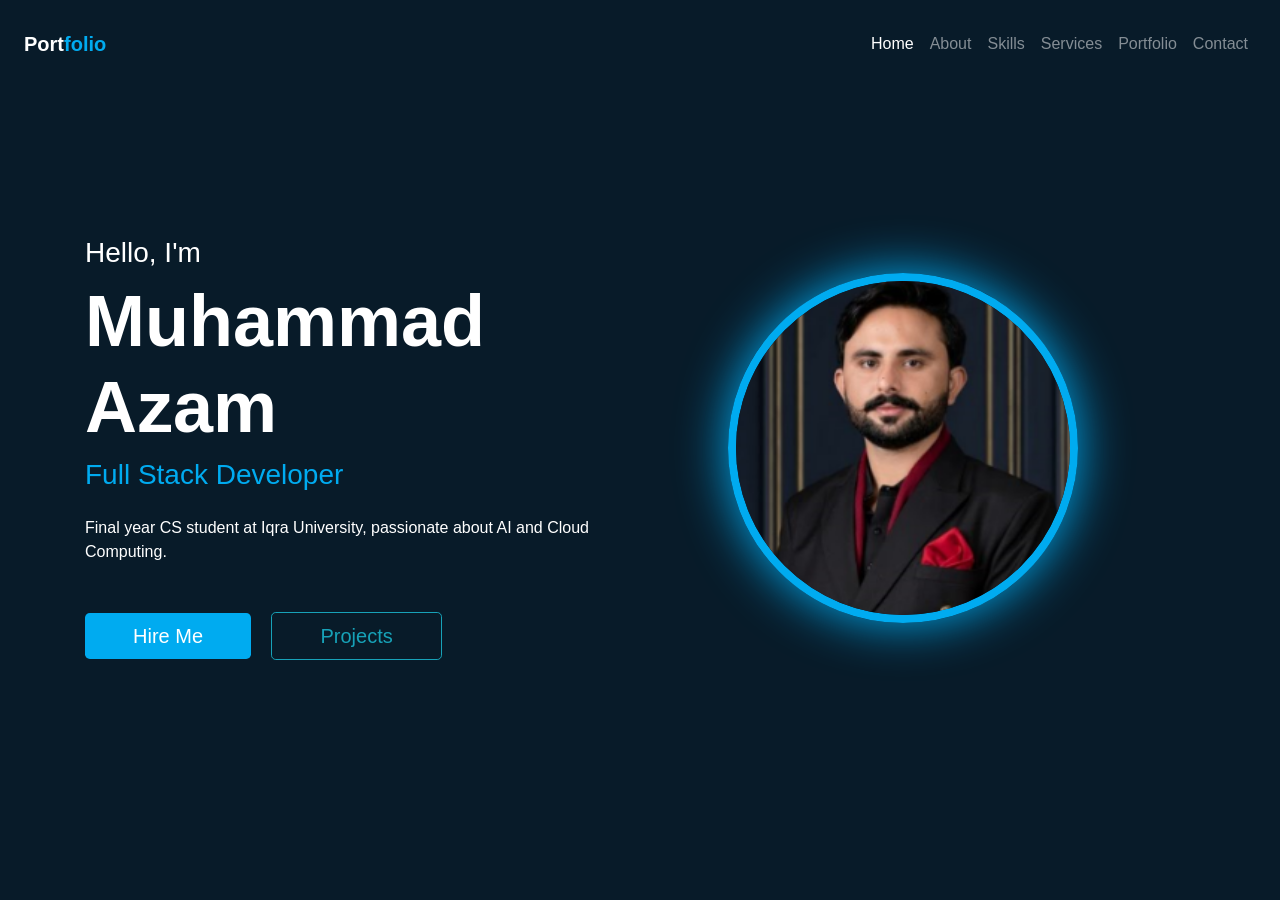
<file: index.html>
<!DOCTYPE html>
<html lang="en">
<head>
    <meta charset="UTF-8">
    <meta name="viewport" content="width=device-width, initial-scale=1.0">
    <title>Azam  | Home</title>
    <link rel="stylesheet" href="https://cdn.jsdelivr.net/npm/bootstrap@4.6.2/dist/css/bootstrap.min.css">
    <link rel="stylesheet" href="https://cdnjs.cloudflare.com/ajax/libs/font-awesome/6.0.0/css/all.min.css">
    <style>
        body { background: #081b29; color: white; font-family: 'Poppins', sans-serif; }
        .text-info { color: #00abf0 !important; }
        .btn-info { background: #00abf0; border: none; }
        .nav-link:hover, .active { color: #00abf0 !important; }
        .hero { min-height: 80vh; display: flex; align-items: center; }
        .img-box { width: 350px; height: 350px; background: #00abf0; border-radius: 50%; box-shadow: 0 0 50px #00abf0; margin: auto; }
    </style>
</head>
<body>

<nav class="navbar navbar-expand-lg navbar-dark bg-transparent p-4">
    <a class="navbar-brand font-weight-bold" href="index.html">Port<span class="text-info">folio</span></a>
    <button class="navbar-toggler" type="button" data-toggle="collapse" data-target="#navbarNav"><span class="navbar-toggler-icon"></span></button>
    <div class="collapse navbar-collapse" id="navbarNav">
        <ul class="navbar-nav ml-auto">
            <li class="nav-item active"><a class="nav-link" href="index.html">Home</a></li>
            <li class="nav-item"><a class="nav-link" href="about.html">About</a></li>
            <li class="nav-item"><a class="nav-link" href="skills.html">Skills</a></li>
            <li class="nav-item"><a class="nav-link" href="services.html">Services</a></li>
            <li class="nav-item"><a class="nav-link" href="portfolio.html">Portfolio</a></li>
            <li class="nav-item"><a class="nav-link" href="contact.html">Contact</a></li>
        </ul>
    </div>
</nav>

<section class="container hero">
    <div class="row align-items-center w-100">
        <div class="col-md-6">
            <h3>Hello, I'm</h3>
            <h1 class="display-3 font-weight-bold">Muhammad Azam</h1>
            <h3 class="text-info">Full Stack Developer</h3>
            <p class="mt-4">Final year CS student at Iqra University, passionate about AI and Cloud Computing.</p>
            <div class="mt-5">
                <a href="contact.html" class="btn btn-info btn-lg px-5">Hire Me</a>
                <a href="portfolio.html" class="btn btn-outline-info btn-lg px-5 ml-3">Projects</a>
            </div>
        </div>
        <div class="col-md-6 text-center">
    <img src="33.PNG" class="img-fluid" alt="Muhammad Azam" style="width: 350px; height: 350px; border-radius: 50%; border: 8px solid #00abf0; box-shadow: 0 0 50px #00abf0; object-fit: cover;">
</div>
    </div>
</section>

<script src="https://code.jquery.com/jquery-3.5.1.slim.min.js"></script>
<script src="https://cdn.jsdelivr.net/npm/bootstrap@4.6.2/dist/js/bootstrap.bundle.min.js"></script>
</body>
</html>
</file>
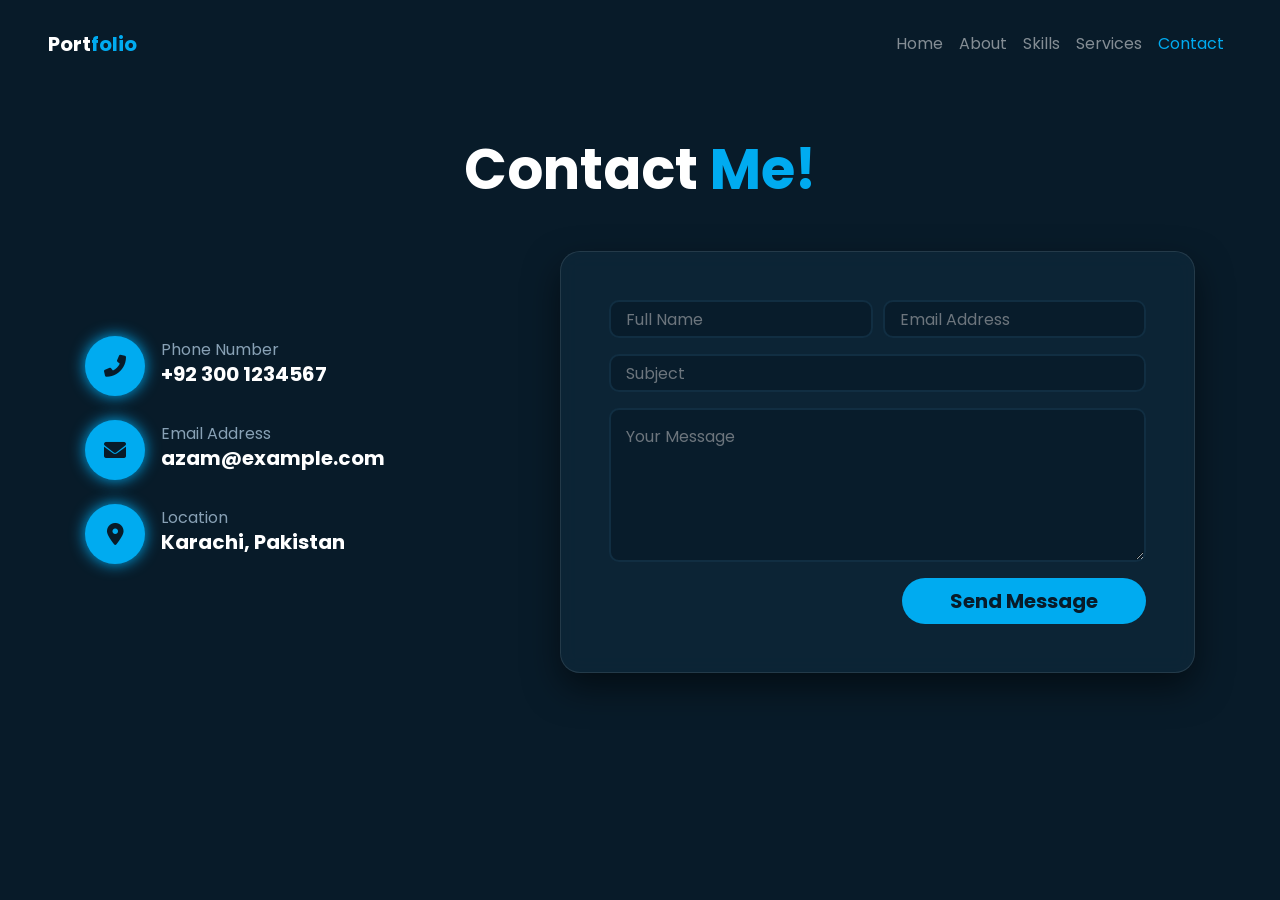
<file: contact.html>
<!DOCTYPE html>
<html lang="en">
<head>
    <meta charset="UTF-8">
    <meta name="viewport" content="width=device-width, initial-scale=1.0">
    <title>Contact Me - VIP Portfolio</title>
    <link rel="stylesheet" href="https://cdn.jsdelivr.net/npm/bootstrap@4.6.2/dist/css/bootstrap.min.css">
    <link rel="stylesheet" href="https://cdnjs.cloudflare.com/ajax/libs/font-awesome/6.0.0/css/all.min.css">
    <link href="https://fonts.googleapis.com/css2?family=Poppins:wght@300;400;600;700&display=swap" rel="stylesheet">
    <link rel="stylesheet" href="contact-style.css">
</head>
<body>

    <nav class="navbar navbar-expand-lg navbar-dark bg-transparent px-lg-5 py-4">
        <a class="navbar-brand font-weight-bold" href="index.html">Port<span class="text-info">folio</span></a>
        <div class="collapse navbar-collapse">
            <ul class="navbar-nav ml-auto">
                <li class="nav-item"><a class="nav-link" href="index.html">Home</a></li>
                <li class="nav-item"><a class="nav-link" href="about.html">About</a></li>
                <li class="nav-item"><a class="nav-link" href="skills.html">Skills</a></li>
                <li class="nav-item"><a class="nav-link" href="services.html">Services</a></li>
                <li class="nav-item active"><a class="nav-link text-info" href="contact.html">Contact</a></li>
            </ul>
        </div>
    </nav>

    <section class="container py-5">
        <div class="text-center mb-5">
            <h2 class="display-4 font-weight-bold text-white">Contact <span class="text-info">Me!</span></h2>
        </div>

        <div class="row align-items-center">
            <div class="col-lg-5 mb-5 mb-lg-0">
                <div class="contact-info text-white">
                    <div class="info-item d-flex align-items-center mb-4">
                        <div class="icon-box mr-3"><i class="fas fa-phone-alt"></i></div>
                        <div>
                            <p class="mb-0 text-muted">Phone Number</p>
                            <h5 class="font-weight-bold">+92 300 1234567</h5>
                        </div>
                    </div>
                    <div class="info-item d-flex align-items-center mb-4">
                        <div class="icon-box mr-3"><i class="fas fa-envelope"></i></div>
                        <div>
                            <p class="mb-0 text-muted">Email Address</p>
                            <h5 class="font-weight-bold">azam@example.com</h5>
                        </div>
                    </div>
                    <div class="info-item d-flex align-items-center mb-4">
                        <div class="icon-box mr-3"><i class="fas fa-map-marker-alt"></i></div>
                        <div>
                            <p class="mb-0 text-muted">Location</p>
                            <h5 class="font-weight-bold">Karachi, Pakistan</h5>
                        </div>
                    </div>
                </div>
            </div>

            <div class="col-lg-7">
                <div class="contact-form-card p-4 p-md-5">
                    <form>
                        <div class="form-row">
                            <div class="form-group col-md-6">
                                <input type="text" class="form-control custom-input" placeholder="Full Name">
                            </div>
                            <div class="form-group col-md-6">
                                <input type="email" class="form-control custom-input" placeholder="Email Address">
                            </div>
                        </div>
                        <div class="form-group">
                            <input type="text" class="form-control custom-input" placeholder="Subject">
                        </div>
                        <div class="form-group">
                            <textarea class="form-control custom-input" rows="5" placeholder="Your Message"></textarea>
                        </div>
                        <div class="text-right">
                            <button type="submit" class="btn btn-vip btn-lg px-5">Send Message</button>
                        </div>
                    </form>
                </div>
            </div>
        </div>
    </section>

</body>
</html>
</file>
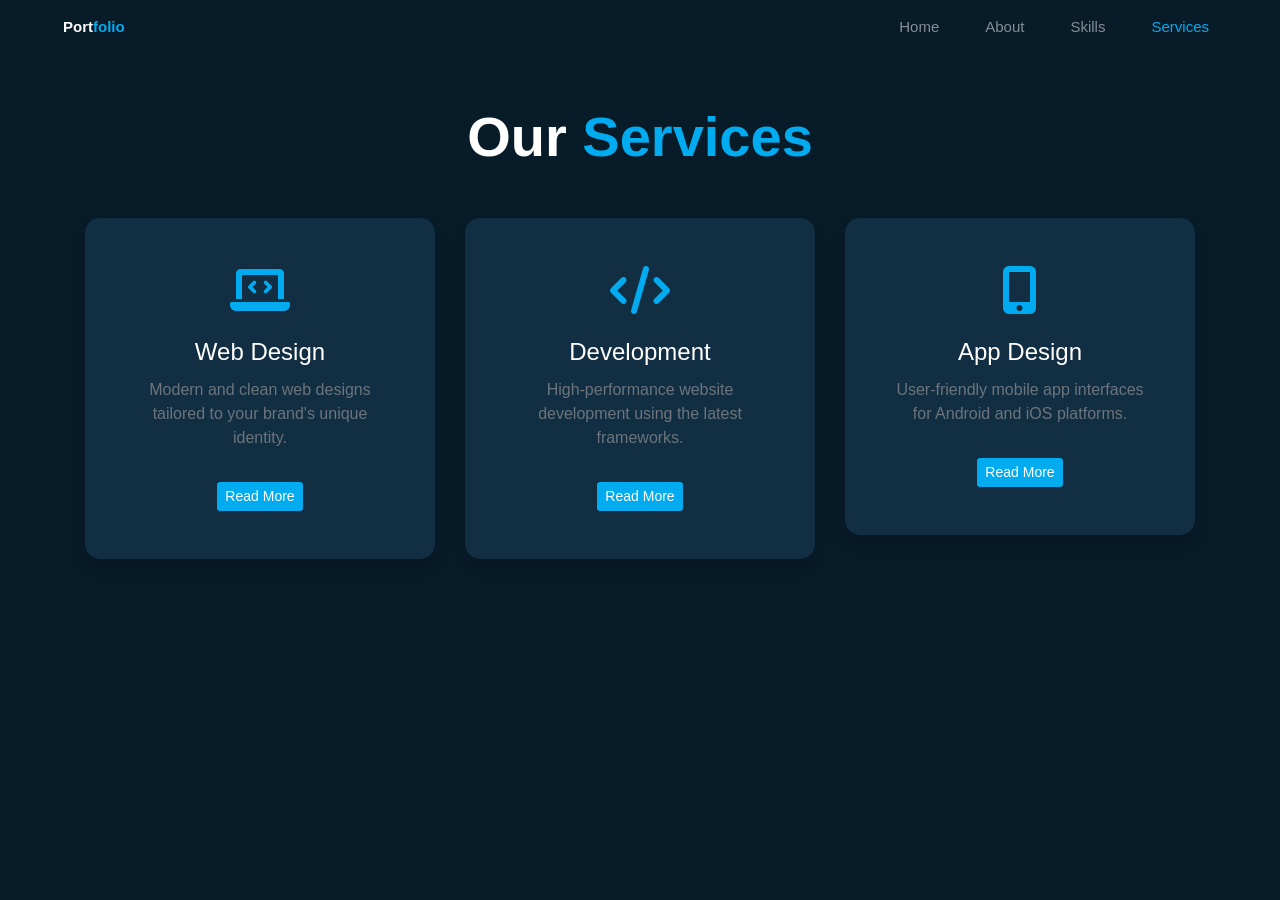
<file: services.html>
<!DOCTYPE html>
<html lang="en">
<head>
    <meta charset="UTF-8">
    <meta name="viewport" content="width=device-width, initial-scale=1.0">
    <title>Services - Bootstrap 4</title>
    <link rel="stylesheet" href="https://cdn.jsdelivr.net/npm/bootstrap@4.6.2/dist/css/bootstrap.min.css">
    <link rel="stylesheet" href="https://cdnjs.cloudflare.com/ajax/libs/font-awesome/6.0.0/css/all.min.css">
    <link rel="stylesheet" href="style.css">
</head>
<body>

    <nav class="navbar navbar-expand-lg navbar-dark bg-transparent px-5">
        <a class="navbar-brand font-weight-bold" href="#">Port<span class="text-info">folio</span></a>
        <div class="collapse navbar-collapse">
            <ul class="navbar-nav ml-auto">
                <li class="nav-item"><a class="nav-link" href="index.html">Home</a></li>
                <li class="nav-item"><a class="nav-link" href="about.html">About</a></li>
                <li class="nav-item"><a class="nav-link" href="skills.html">Skills</a></li>
                <li class="nav-item active"><a class="nav-link text-info" href="services.html">Services</a></li>
            </ul>
        </div>
    </nav>

    <section class="container py-5">
        <div class="text-center mb-5">
            <h2 class="display-4 font-weight-bold text-white">Our <span class="text-info">Services</span></h2>
        </div>

        <div class="row">
            <div class="col-md-4 mb-4">
                <div class="card service-card bg-dark text-white border-0 shadow">
                    <div class="card-body text-center p-5">
                        <i class="fas fa-laptop-code fa-3x text-info mb-4"></i>
                        <h4 class="card-title">Web Design</h4>
                        <p class="card-text text-muted">Modern and clean web designs tailored to your brand's unique identity.</p>
                        <a href="#" class="btn btn-info btn-sm mt-3">Read More</a>
                    </div>
                </div>
            </div>

            <div class="col-md-4 mb-4">
                <div class="card service-card bg-dark text-white border-0 shadow">
                    <div class="card-body text-center p-5">
                        <i class="fas fa-code fa-3x text-info mb-4"></i>
                        <h4 class="card-title">Development</h4>
                        <p class="card-text text-muted">High-performance website development using the latest frameworks.</p>
                        <a href="#" class="btn btn-info btn-sm mt-3">Read More</a>
                    </div>
                </div>
            </div>

            <div class="col-md-4 mb-4">
                <div class="card service-card bg-dark text-white border-0 shadow">
                    <div class="card-body text-center p-5">
                        <i class="fas fa-mobile-alt fa-3x text-info mb-4"></i>
                        <h4 class="card-title">App Design</h4>
                        <p class="card-text text-muted">User-friendly mobile app interfaces for Android and iOS platforms.</p>
                        <a href="#" class="btn btn-info btn-sm mt-3">Read More</a>
                    </div>
                </div>
            </div>
        </div>
    </section>

    <script src="https://cdn.jsdelivr.net/npm/jquery@3.5.1/dist/jquery.slim.min.js"></script>
    <script src="https://cdn.jsdelivr.net/npm/bootstrap@4.6.2/dist/js/bootstrap.bundle.min.js"></script>
</body>
</html>
</file>
<file: contact-style.css>
body {
    background-color: #081b29;
    font-family: 'Poppins', sans-serif;
    color: white;
}

/* Glassmorphism Card Effect */
.contact-form-card {
    background: rgba(17, 46, 66, 0.5); /* Semi-transparent background */
    backdrop-filter: blur(10px); /* Blur effect like glass */
    border: 1px solid rgba(255, 255, 255, 0.1);
    border-radius: 20px;
    box-shadow: 0 15px 35px rgba(0, 0, 0, 0.5);
}

/* Custom Input Styling */
.custom-input {
    background: rgba(8, 27, 41, 0.8) !important;
    border: 2px solid #112e42 !important;
    color: white !important;
    border-radius: 10px;
    padding: 15px;
    transition: 0.3s ease;
}

.custom-input:focus {
    border-color: #00abf0 !important;
    box-shadow: 0 0 10px rgba(0, 171, 240, 0.5);
    outline: none;
}

/* Icon Box Design */
.icon-box {
    width: 60px;
    height: 60px;
    background: #00abf0;
    color: #081b29;
    display: flex;
    justify-content: center;
    align-items: center;
    border-radius: 50%;
    font-size: 22px;
    box-shadow: 0 0 15px #00abf0;
}

/* VIP Button */
.btn-vip {
    background: #00abf0;
    color: #081b29;
    border: none;
    font-weight: 700;
    border-radius: 30px;
    transition: 0.4s ease;
}

.btn-vip:hover {
    background: #fff;
    color: #00abf0;
    box-shadow: 0 0 20px #00abf0;
    transform: scale(1.05);
}

/* Text Colors */
.text-info {
    color: #00abf0 !important;
}

.text-muted {
    color: #88a1b5 !important;
}

/* Animation on Info items */
.info-item {
    transition: 0.3s;
}

.info-item:hover {
    transform: translateX(10px);
}
</file>
<file: style.css>
/* General Reset */
* {
    margin: 0;
    padding: 0;
    box-sizing: border-box;
    font-family: 'Segoe UI', Tahoma, Geneva, Verdana, sans-serif;
    text-decoration: none;
}

body {
    background-color: #051120; /* Dark Blue Background */
    color: white;
    overflow-x: hidden;
}

/* Header Styles */
.header {
    display: flex;
    justify-content: space-between;
    align-items: center;
    padding: 20px 8%;
    background: transparent;
}

.logo {
    font-size: 28px;
    font-weight: 700;
    color: white;
}

.logo span {
    color: #00d2ff;
}

.navbar a {
    color: white;
    margin: 0 15px;
    font-size: 15px;
    transition: 0.3s;
}

.navbar a.active, .navbar a:hover {
    color: #00d2ff;
}

.header-right {
    display: flex;
    align-items: center;
    gap: 20px;
}

.btn-download {
    background: #e91e63;
    padding: 8px 18px;
    border-radius: 5px;
    color: white;
    font-size: 14px;
}

/* Home Section */
.home {
    display: flex;
    justify-content: space-between;
    align-items: center;
    padding: 50px 10%;
    min-height: 70vh;
}

.home-content h1 {
    font-size: 50px;
    margin: 10px 0;
}

.home-content h3 {
    font-size: 22px;
}

.home-content h3 span {
    color: #00d2ff;
}

.home-content p {
    max-width: 500px;
    margin: 20px 0;
    font-size: 14px;
    color: #cbd5e0;
    line-height: 1.6;
}

/* Image Glowing Effect */
.home-img .glowing-box {
    position: relative;
    width: 350px;
    height: 400px;
    background: #00d2ff;
    border-radius: 30% 70% 70% 30% / 30% 30% 70% 70%; /* Organic shape */
    box-shadow: 0 0 50px #00d2ff;
    overflow: hidden;
    display: flex;
    justify-content: center;
    align-items: flex-end;
}

.home-img img {
    width: 90%;
    height: auto;
}

/* Social & Buttons */
.social-icons {
    margin-bottom: 30px;
}

.social-icons a {
    display: inline-flex;
    justify-content: center;
    align-items: center;
    width: 35px;
    height: 35px;
    background: #00d2ff;
    color: #051120;
    border-radius: 4px;
    margin-right: 10px;
    font-size: 18px;
}

.btn-group a {
    padding: 12px 30px;
    border-radius: 5px;
    font-weight: 600;
    margin-right: 15px;
}

.btn-hire {
    background: #00d2ff;
    color: #051120;
}

.btn-contact {
    border: 2px solid #00d2ff;
    color: #00d2ff;
}

/* Bottom Stats Bar */
.stats-container {
    display: flex;
    justify-content: space-around;
    padding: 40px 5%;
    border-top: 1px solid rgba(255, 255, 255, 0.1);
    margin-top: 40px;
}

.stat-box {
    text-align: center;
    flex: 1;
    border-right: 1px solid rgba(255, 255, 255, 0.1);
}

.stat-box:last-child {
    border-right: none;
}

.stat-box h2 {
    font-size: 30px;
    margin-bottom: 5px;
}

.stat-box p {
    font-size: 13px;
    color: #a0aec0;
}

/* Responsive */
@media (max-width: 768px) {
    .home {
        flex-direction: column-reverse;
        text-align: center;
    }
    .home-content p {
        margin: 20px auto;
    }
    .navbar {
        display: none; /* Mobile menu handle karne ke liye */
    }
}
body {
    background-color: #081b29; /* Wahi original dark blue theme */
    color: white;
    font-family: 'Poppins', sans-serif;
}

.service-card {
    background: #112e42 !important; /* Thoda lighter dark blue card ke liye */
    transition: transform 0.3s ease, box-shadow 0.3s ease;
    border-radius: 15px;
}

.service-card:hover {
    transform: translateY(-10px);
    box-shadow: 0 0 25px rgba(0, 171, 240, 0.6) !important;
    border: 1px solid #00abf0 !important;
}

.text-info {
    color: #00abf0 !important;
}

.btn-info {
    background-color: #00abf0;
    border: none;
}

.btn-info:hover {
    background-color: #0081b8;
    box-shadow: 0 0 10px #00abf0;
}

.nav-link {
    font-weight: 500;
    transition: 0.3s;
}

.navbar-brand {
    font-size: 1.5rem;
}
</file>
